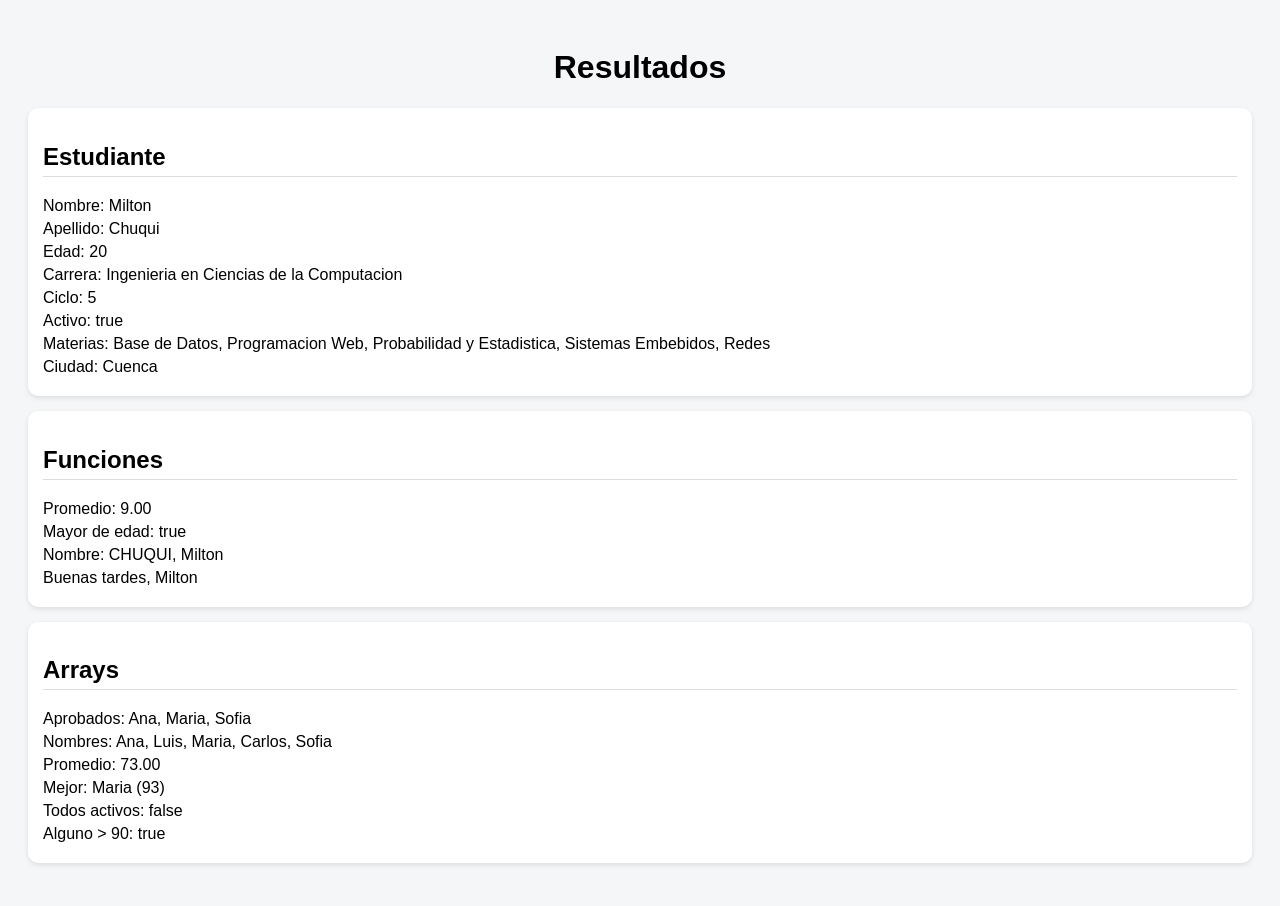
<file: 01-sintaxis/Index.html>
<!DOCTYPE html>
<html lang="es">
<head>
  <meta charset="UTF-8">
  <title>Resultados</title>
  <link rel="stylesheet" href="css/styles.css">
  <script src="js/app.js" defer></script>


</head>
<body>

  <h1>Resultados</h1>

  <!-- PASO 2 -->
  <section>
    <div class="card">
      <h2>Estudiante</h2>
      <p id="nombre"></p>
      <p id="apellido"></p>
      <p id="edad"></p>
      <p id="carrera"></p>
      <p id="ciclo"></p>
      <p id="activo"></p>
      <p id="materias"></p>
      <p id="ciudad"></p>
    </div>
  </section>

  <!-- PASO 3 -->
  <section>
    <div class="card">
      <h2>Funciones</h2>
      <p id="promedioNotas"></p>
      <p id="mayorEdad"></p>
      <p id="nombreFormateado"></p>
      <p id="saludo"></p>
    </div>
  </section>

  <!-- PASO 4 -->
  <section>
    <div class="card">
      <h2>Arrays</h2>
      <p id="aprobados"></p>
      <p id="nombres"></p>
      <p id="promedioGeneral"></p>
      <p id="mejor"></p>
      <p id="activos"></p>
      <p id="mayor90"></p>
    </div>
  </section>
</body>
</html>
</file>
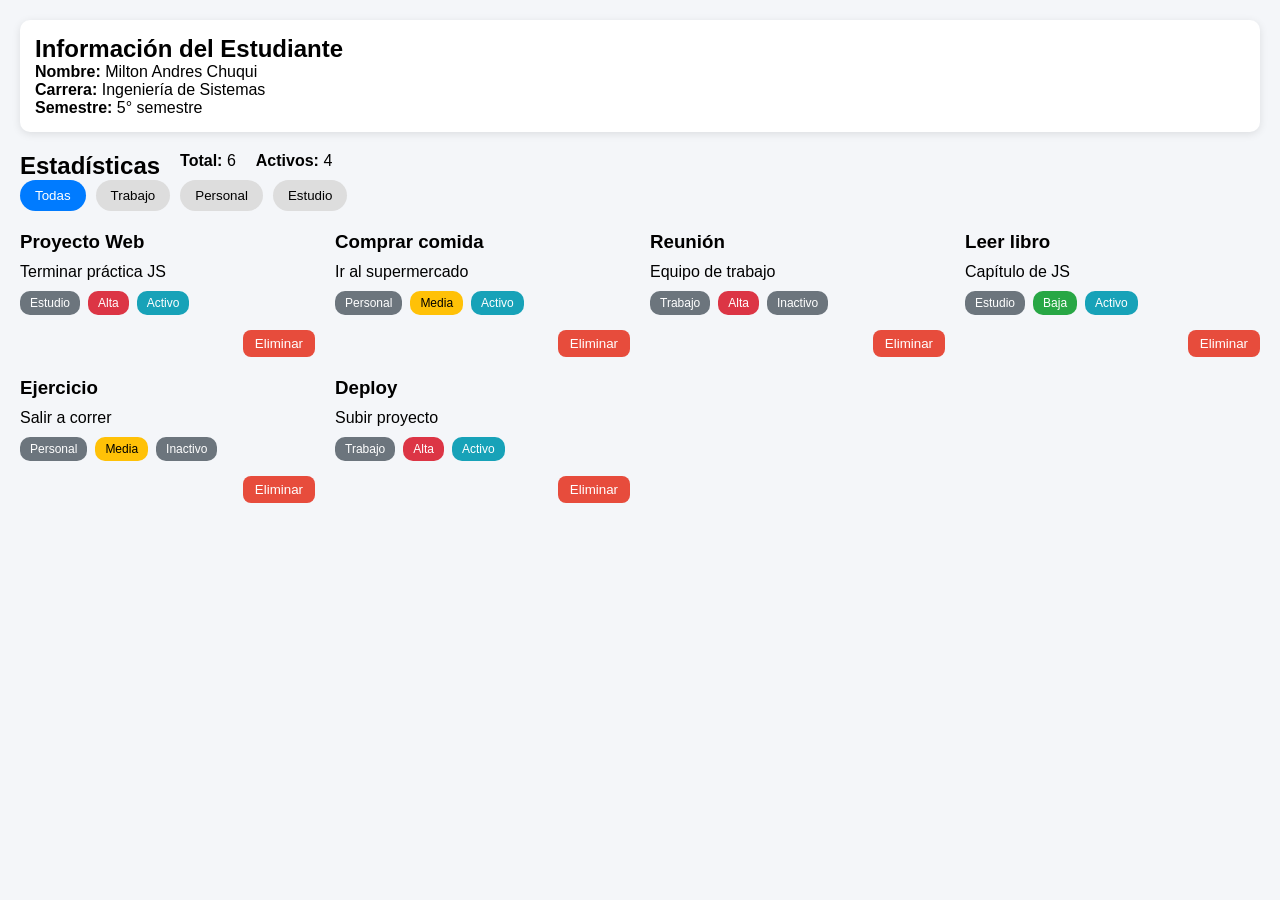
<file: 02-DOM/Index.html>
<!DOCTYPE html>
<html lang="en">
<head>
    <meta charset="UTF-8">
    <meta name="viewport" content="width=device-width, initial-scale=1.0">
    <title>Prectica 2</title>
    <!--Enlase css que esta en la carpeta css/styles.css-->
    <link rel="stylesheet" href="css/styles.css">
</head>
<body>
      <div id="app">

    <div class="info-estudiante">
      <h2>Información del Estudiante</h2>
      <p><strong>Nombre:</strong> <span id="estudiante-nombre"></span></p>
      <p><strong>Carrera:</strong> <span id="estudiante-carrera"></span></p>
      <p><strong>Semestre:</strong> <span id="estudiante-semestre"></span></p>
    </div>

    <div class="estadisticas">
      <h2>Estadísticas</h2>
      <p><strong>Total:</strong> <span id="total-elementos"></span></p>
      <p><strong>Activos:</strong> <span id="elementos-activos"></span></p>
    </div>

    <div class="filtros">
      <button class="btn-filtro btn-filtro-activo" data-categoria="todas">Todas</button>
      <button class="btn-filtro" data-categoria="Trabajo">Trabajo</button>
      <button class="btn-filtro" data-categoria="Personal">Personal</button>
      <button class="btn-filtro" data-categoria="Estudio">Estudio</button>
    </div>

    <div id="contenedor-lista">

      <!-- Las tarjetas se insertarán aquí -->
    </div>
    <script src = "js/app.js" defer></script>

  </div>
</body>
</html>
</file>
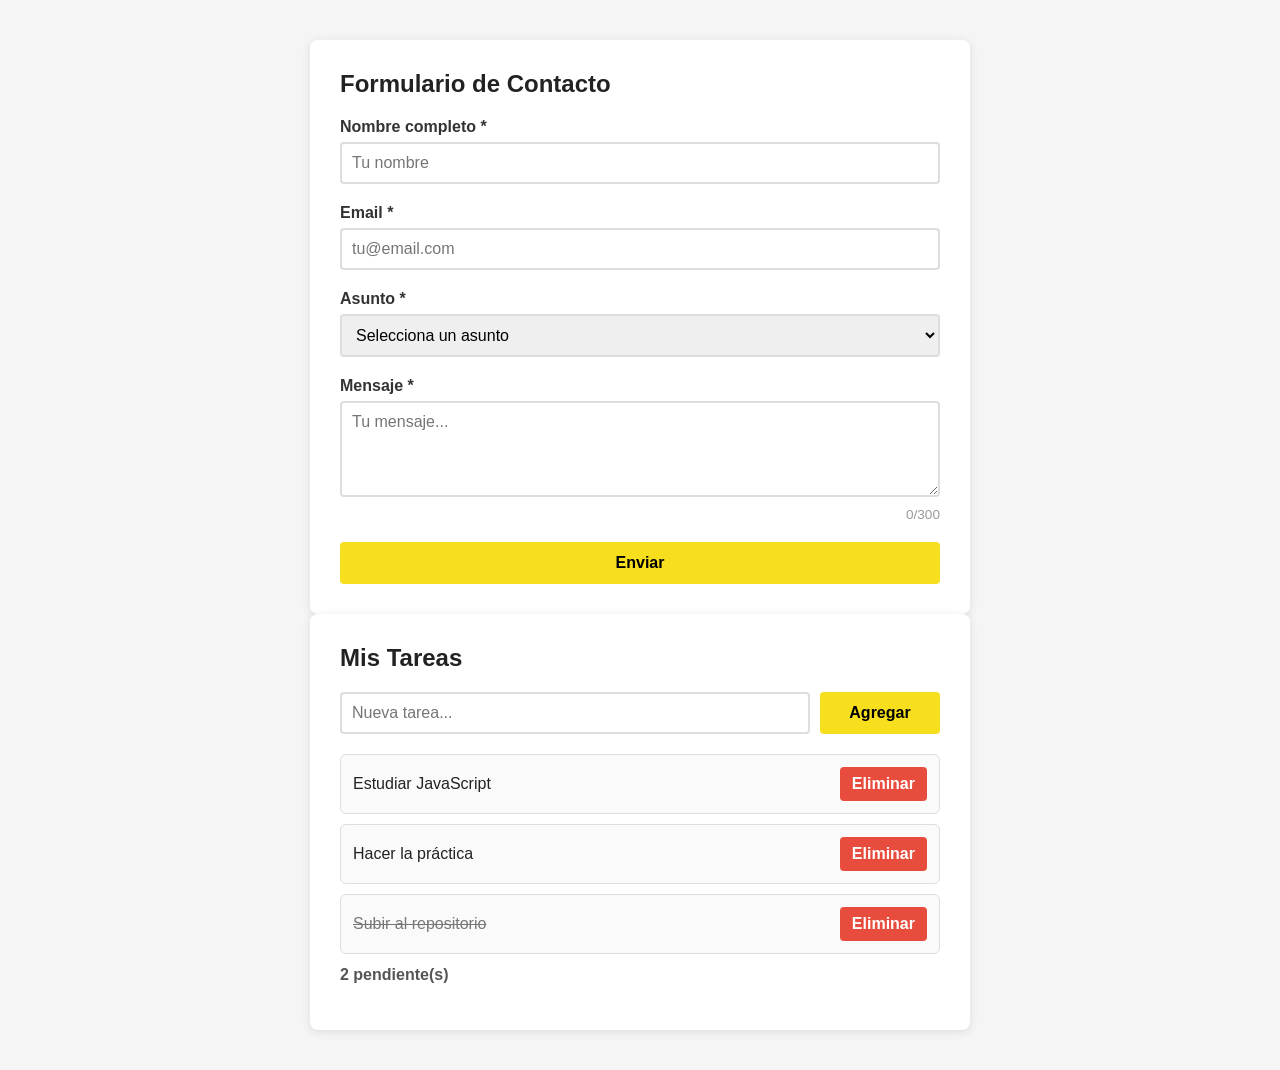
<file: 03-Eventos/index.html>
<!DOCTYPE html>
<html lang="en">
<head>
    <link rel="stylesheet" href="css/styles.css">
    <script src="js/app.js" defer></script>
    <meta charset="UTF-8">
    <meta name="viewport" content="width=device-width, initial-scale=1.0">
    <title>Práctica 3</title>
</head>
<body>
     <section class="container">
      <h1>Formulario de Contacto</h1>

      <form id="formulario" novalidate>
        <div class="form-group">
          <label for="nombre">Nombre completo *</label>
          <input type="text" id="nombre" placeholder="Tu nombre">
          <p class="error-msg" id="error-nombre">El nombre es obligatorio y debe tener al menos 3 caracteres</p>
        </div>

        <div class="form-group">
          <label for="email">Email *</label>
          <input type="email" id="email" placeholder="tu@email.com">
          <p class="error-msg" id="error-email">Ingresa un email válido</p>
        </div>

        <div class="form-group">
          <label for="asunto">Asunto *</label>
          <select id="asunto">
            <option value="">Selecciona un asunto</option>
            <option value="consulta">Consulta general</option>
            <option value="soporte">Soporte técnico</option>
            <option value="sugerencia">Sugerencia</option>
          </select>
          <p class="error-msg" id="error-asunto">Selecciona un asunto</p>
        </div>

        <div class="form-group">
          <label for="mensaje">Mensaje *</label>
          <textarea id="mensaje" rows="4" maxlength="300" placeholder="Tu mensaje..."></textarea>
          <p class="char-count"><span id="chars">0</span>/300</p>
          <p class="error-msg" id="error-mensaje">El mensaje debe tener al menos 10 caracteres</p>
        </div>

        <button type="submit">Enviar</button>
      </form>

      <div id="resultado"></div>
    </section>

    <!-- SECCIÓN 2: TAREAS -->
    <section class="container">
      <h2>Mis Tareas</h2>

      <div class="input-group">
        <input type="text" id="nueva-tarea" placeholder="Nueva tarea...">
        <button type="button" id="btn-agregar" data-action="agregar">Agregar</button>
      </div>

      <ul id="lista-tareas"></ul>
      <p id="contador-tareas">0 pendiente(s)</p>
    </section>
</body>
</html>
</file>
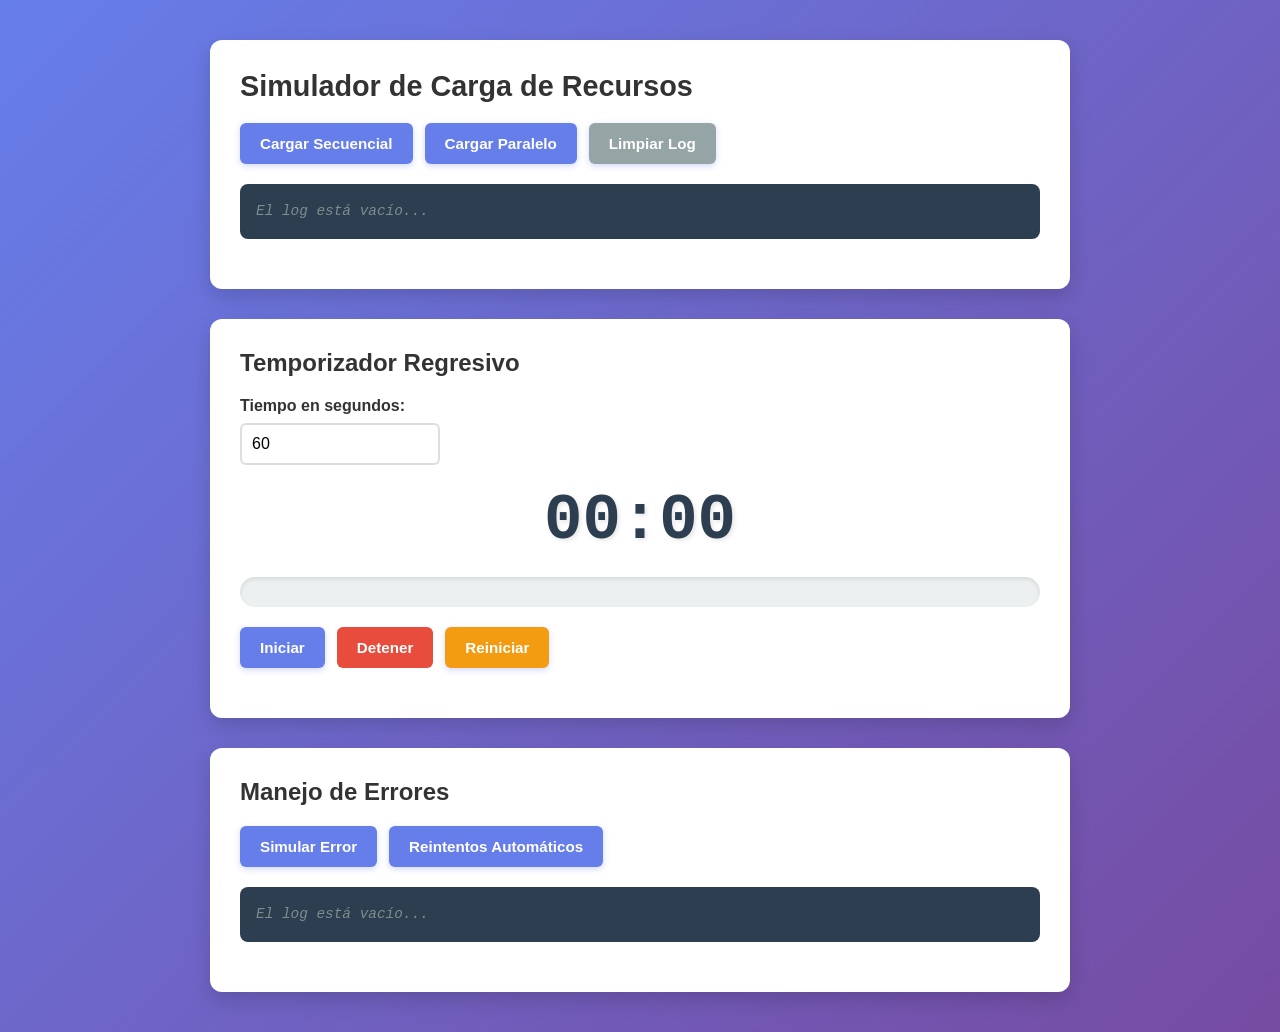
<file: 05-Asincronica/index.html>
<!DOCTYPE html>
<html lang="es">
<head>
  <meta charset="UTF-8">
  <meta name="viewport" content="width=device-width, initial-scale=1.0">
  <title>Práctica 5 - Asincronía</title>
  <link rel="stylesheet" href="css/styles.css">
</head>
<body>
  <main class="page">
    <!-- SECCIÓN 1: CARGA SECUENCIAL VS PARALELA -->
    <section class="container">
      <h1>Simulador de Carga de Recursos</h1>
      
      <div class="button-group">
        <button type="button" id="btn-secuencial">Cargar Secuencial</button>
        <button type="button" id="btn-paralelo">Cargar Paralelo</button>
        <button type="button" id="btn-limpiar">Limpiar Log</button>
      </div>

      <div id="log" class="log"></div>
      
      <div id="resultados" class="resultados"></div>
    </section>

    <!-- SECCIÓN 2: TEMPORIZADOR -->
    <section class="container">
      <h2>Temporizador Regresivo</h2>

      <div class="form-group">
        <label for="input-tiempo">Tiempo en segundos:</label>
        <input type="number" id="input-tiempo" value="60" min="1" max="600">
      </div>

      <div id="display" class="display">00:00</div>

      <div class="progress-container">
        <div id="barra-progreso" class="progress-bar"></div>
      </div>

      <div class="button-group">
        <button type="button" id="btn-iniciar">Iniciar</button>
        <button type="button" id="btn-detener">Detener</button>
        <button type="button" id="btn-reiniciar">Reiniciar</button>
      </div>
    </section>

    <!-- SECCIÓN 3: MANEJO DE ERRORES -->
    <section class="container">
      <h2>Manejo de Errores</h2>

      <div class="button-group">
        <button type="button" id="btn-error">Simular Error</button>
        <button type="button" id="btn-reintentos">Reintentos Automáticos</button>
      </div>

      <div id="log-errores" class="log"></div>
    </section>
  </main>

  <script defer src="js/app.js"></script>
</body>
</html>
</file>
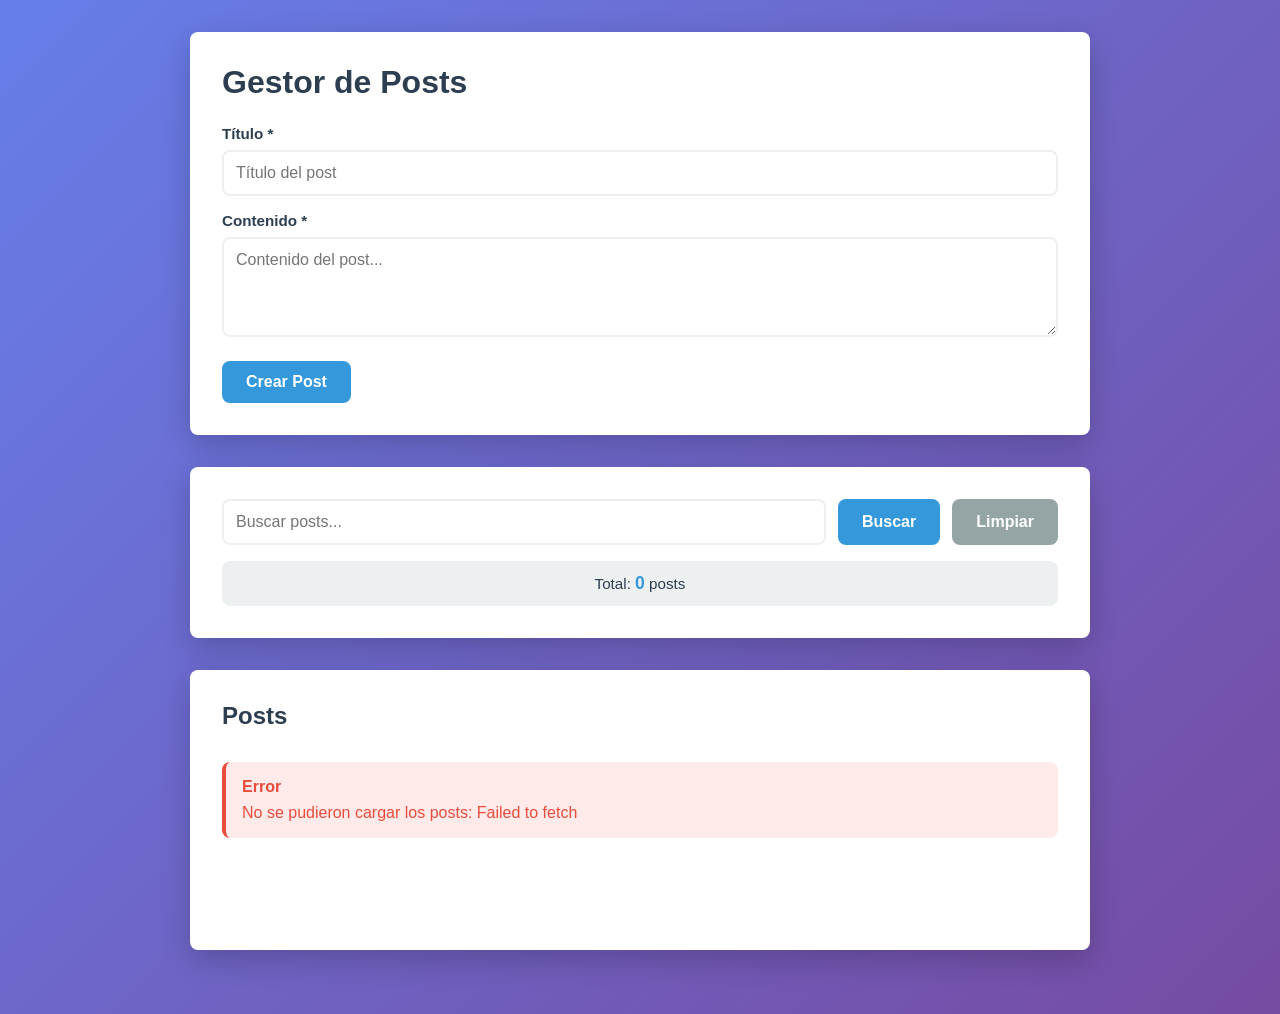
<file: 06-FechApi-Practica/index.html>
<!doctype html>
<html lang="es">
  <head>
    <meta charset="UTF-8" />
    <meta name="viewport" content="width=device-width, initial-scale=1.0" />
    <title>Práctica 6 - Fetch API</title>
    <link rel="stylesheet" href="css/styles.css" />
  </head>
  <body>
    <main class="page">
      <!-- SECCIÓN 1: FORMULARIO -->
      <section class="container">
        <h1>Gestor de Posts</h1>

        <form id="form-post" class="form-post">
          <input type="hidden" id="post-id" />
          
          <div class="form-group">
            <label for="titulo">Título *</label>
            <input
              type="text"
              id="titulo"
              placeholder="Título del post"
              required
            />
          </div>

          <div class="form-group">
            <label for="contenido">Contenido *</label>
            <textarea
              id="contenido"
              rows="4"
              placeholder="Contenido del post..."
              required
            ></textarea>
          </div>

          <div class="form-actions">
            <button type="submit" id="btn-submit">Crear Post</button>
            <button
              type="button"
              id="btn-cancelar"
              class="btn-secondary"
              style="display: none"
            >
              Cancelar
            </button>
          </div>
        </form>
      </section>

      <!-- SECCIÓN 2: FILTROS Y BÚSQUEDA -->
      <section class="container">
        <div class="search-bar">
          <input
            type="search"
            id="input-buscar"
            placeholder="Buscar posts..."
          />
          <button type="button" id="btn-buscar">Buscar</button>
          <button type="button" id="btn-limpiar" class="btn-secondary">
            Limpiar
          </button>
        </div>

        <div class="stats">
          <p id="contador">Total: <strong>0</strong> posts</p>
        </div>
      </section>

      <!-- SECCIÓN 3: LISTA DE POSTS -->
      <section class="container">
        <h2>Posts</h2>

        <div id="lista-posts" class="lista-posts">
          <!-- Los posts se renderizan aquí dinámicamente -->
        </div>

        <div id="mensaje-estado" class="mensaje-estado"></div>
      </section>
    </main>

    <script defer src="js/apiService.js"></script>
    <script defer src="js/components.js"></script>
    <script defer src="js/app.js"></script>
  </body>
</html>
</file>
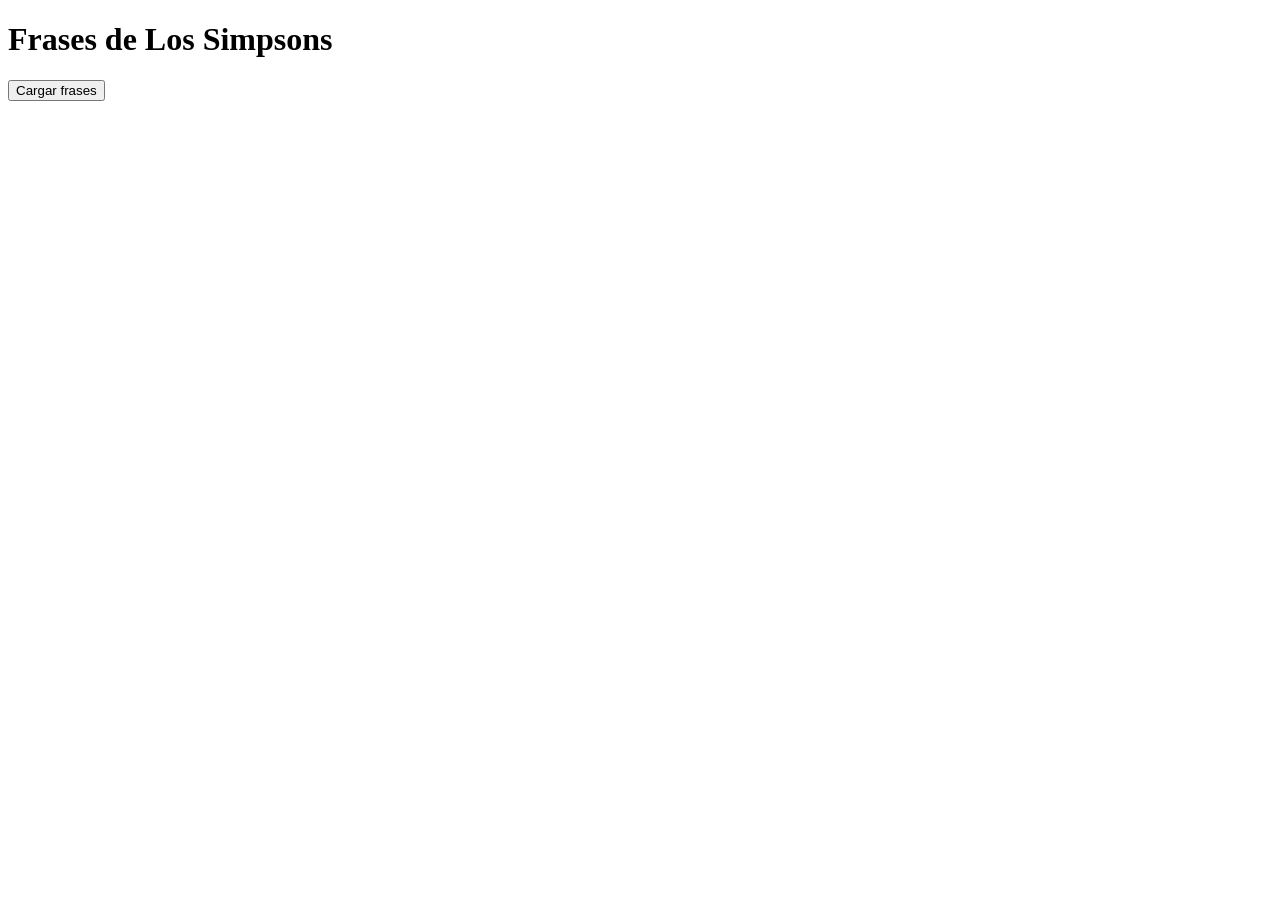
<file: 06-Fetch-Api/index.html>
<!DOCTYPE html>
<html lang="es">
<head>
  <meta charset="UTF-8">
  <title>Fetch Simpsons</title>
  <link rel="stylesheet" href="css/styles.css">
</head>
<body>

  <h1>Frases de Los Simpsons</h1>

  <button id="btn-cargar">Cargar frases</button>

  <div id="loading" class="loading oculto">Cargando...</div>

  <div id="contenedor"></div>

  <script src="js/app.js"></script>
</body>
</html>
</file>
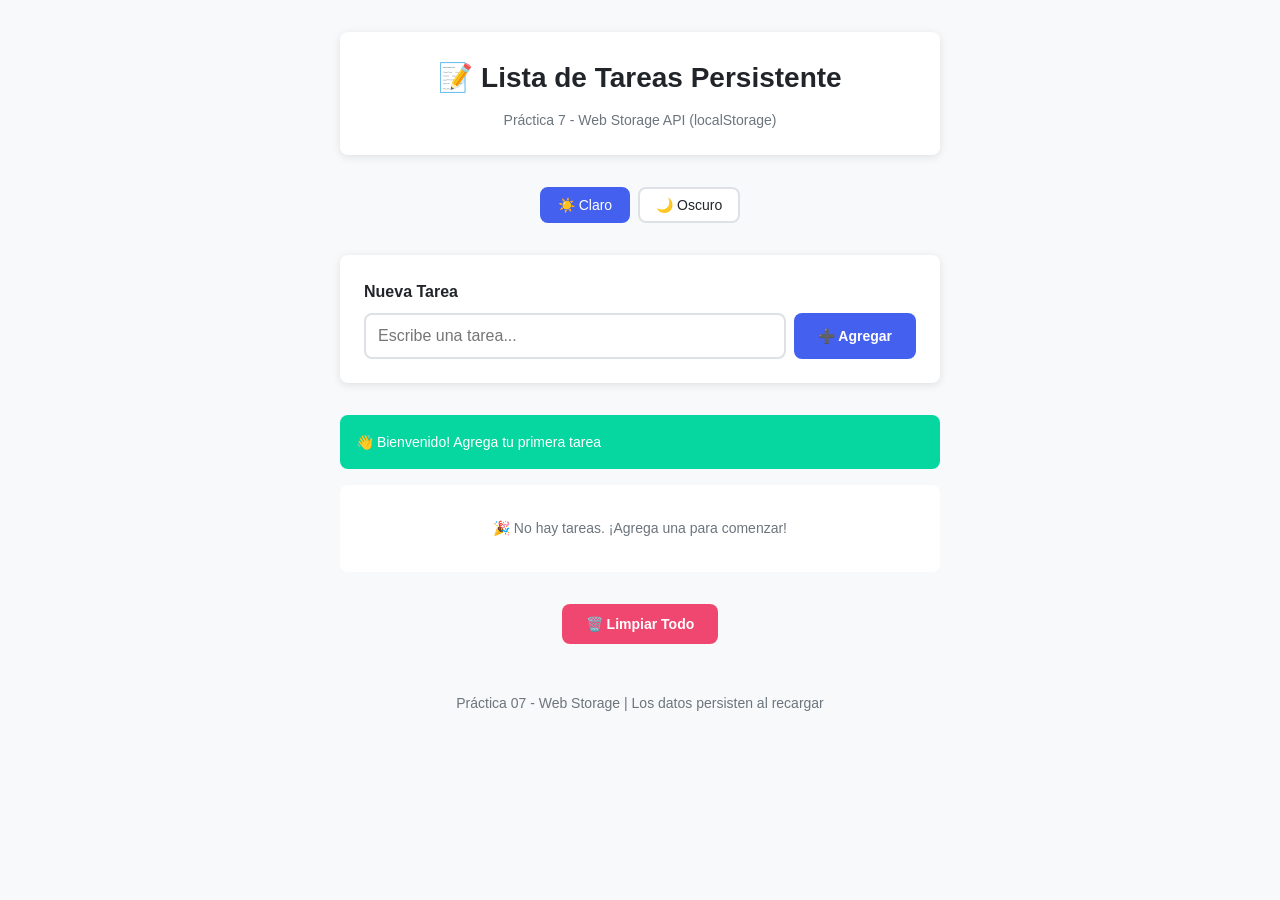
<file: 07-Storage-Practica/index.html>
<!doctype html>
<html lang="es">
  <head>
    <meta charset="UTF-8" />
    <meta name="viewport" content="width=device-width, initial-scale=1.0" />
    <title>Práctica 07 - Web Storage | Lista de Tareas</title>
    <link rel="stylesheet" href="css/styles.css" />
  </head>
  <body>
    <div class="container">
      <!-- Header -->
      <header class="header">
        <h1 class="header__title">📝 Lista de Tareas Persistente</h1>
        <p class="header__subtitle">
          Práctica 7 - Web Storage API (localStorage)
        </p>
      </header>

      <!-- Selector de tema simple -->
      <section class="theme-selector">
        <button class="theme-btn theme-btn--active" data-theme="claro">
          ☀️ Claro
        </button>
        <button class="theme-btn" data-theme="oscuro">🌙 Oscuro</button>
      </section>

      <!-- Formulario para crear tarea -->
      <section class="form-section">
        <form class="task-form" id="form-tarea">
          <div class="form-group">
            <label for="input-tarea" class="form-label">Nueva Tarea</label>
            <div class="form-input-group">
              <input
                type="text"
                id="input-tarea"
                class="form-input"
                placeholder="Escribe una tarea..."
                maxlength="100"
                required
                autocomplete="off"
              />
              <button type="submit" class="btn btn--primary">➕ Agregar</button>
            </div>
          </div>
        </form>
      </section>

      <!-- Mensaje de estado -->
      <div id="mensaje-estado" class="mensaje oculto"></div>

      <!-- Lista de tareas -->
      <section class="tasks-section">
        <ul class="tasks-list" id="lista-tareas">
          <!-- Las tareas se renderizan aquí -->
        </ul>
      </section>

      <!-- Botón limpiar todo -->
      <section class="actions">
        <button class="btn btn--danger" id="btn-limpiar">
          🗑️ Limpiar Todo
        </button>
      </section>

      <!-- Footer -->
      <footer class="footer">
        <p>Práctica 07 - Web Storage | Los datos persisten al recargar</p>
      </footer>
    </div>

    <!-- Scripts -->
    <script src="js/storage.js" defer></script>
    <script src="js/app.js" defer></script>
  </body>
</html>
</file>
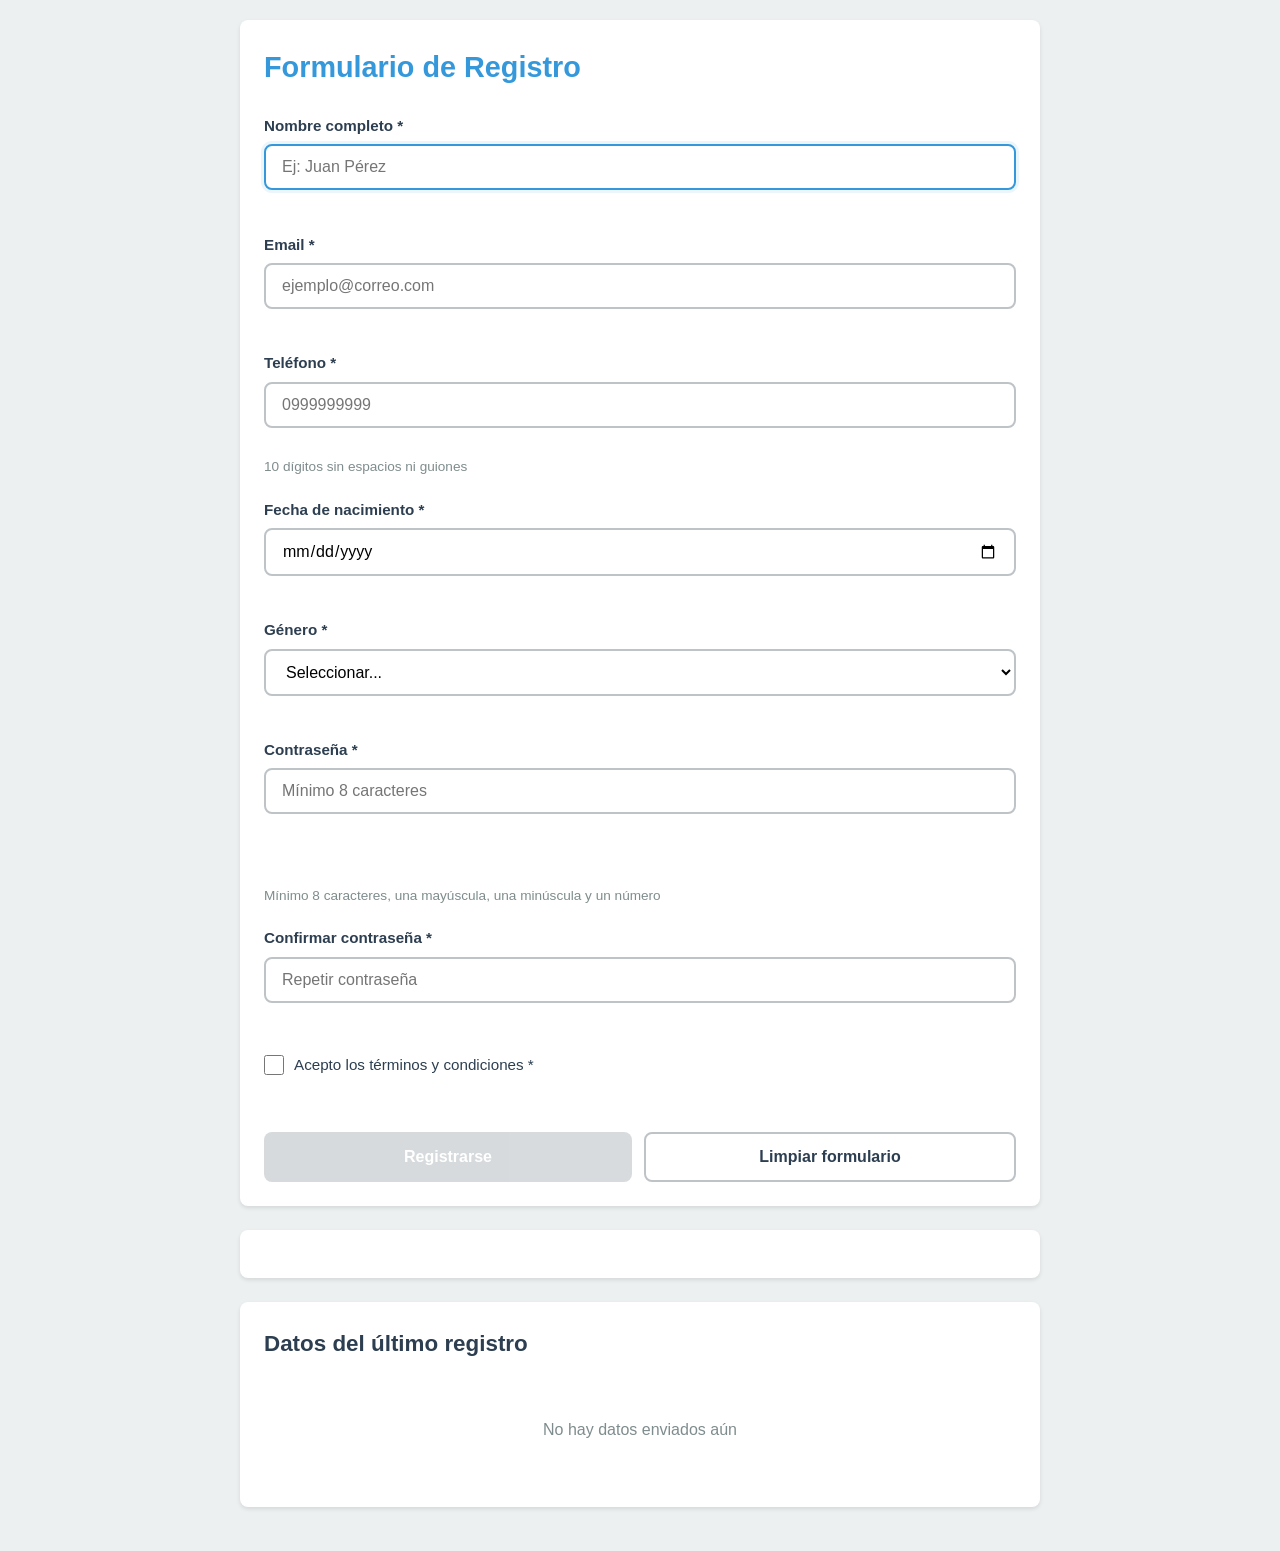
<file: 08-Formulario-Practica/index.html>
<!doctype html>
<html lang="es">
  <head>
    <meta charset="UTF-8" />
    <meta name="viewport" content="width=device-width, initial-scale=1.0" />
    <title>Práctica 8 - Formularios y Validación</title>
    <link rel="stylesheet" href="css/styles.css" />
  </head>
  <body>
    <main class="page">
      <!-- SECCIÓN 1: FORMULARIO DE REGISTRO -->
      <section class="container">
        <h1>Formulario de Registro</h1>

        <form id="form-registro" class="form-registro" novalidate>
          <div class="form-group">
            <label for="nombre">Nombre completo *</label>
            <input
              type="text"
              id="nombre"
              name="nombre"
              placeholder="Ej: Juan Pérez"
              required
              minlength="3"
              maxlength="50"
            />
            <div class="error-mensaje"></div>
          </div>

          <div class="form-group">
            <label for="email">Email *</label>
            <input
              type="email"
              id="email"
              name="email"
              placeholder="ejemplo@correo.com"
              required
            />
            <div class="error-mensaje"></div>
          </div>

          <div class="form-group">
            <label for="telefono">Teléfono *</label>
            <input
              type="tel"
              id="telefono"
              name="telefono"
              placeholder="0999999999"
              required
              pattern="[0-9]{10}"
            />
            <div class="error-mensaje"></div>
            <small class="help-text">10 dígitos sin espacios ni guiones</small>
          </div>

          <div class="form-group">
            <label for="fecha_nacimiento">Fecha de nacimiento *</label>
            <input
              type="date"
              id="fecha_nacimiento"
              name="fecha_nacimiento"
              required
            />
            <div class="error-mensaje"></div>
          </div>

          <div class="form-group">
            <label for="genero">Género *</label>
            <select id="genero" name="genero" required>
              <option value="">Seleccionar...</option>
              <option value="masculino">Masculino</option>
              <option value="femenino">Femenino</option>
              <option value="otro">Otro</option>
              <option value="prefiero_no_decir">Prefiero no decir</option>
            </select>
            <div class="error-mensaje"></div>
          </div>

          <div class="form-group">
            <label for="password">Contraseña *</label>
            <input
              type="password"
              id="password"
              name="password"
              placeholder="Mínimo 8 caracteres"
              required
              minlength="8"
            />
            <div class="password-strength" id="password-strength"></div>
            <div class="error-mensaje"></div>
            <small class="help-text"
              >Mínimo 8 caracteres, una mayúscula, una minúscula y un
              número</small
            >
          </div>

          <div class="form-group">
            <label for="confirmar_password">Confirmar contraseña *</label>
            <input
              type="password"
              id="confirmar_password"
              name="confirmar_password"
              placeholder="Repetir contraseña"
              required
            />
            <div class="error-mensaje"></div>
          </div>

          <div class="form-group form-group-checkbox">
            <label class="checkbox-label">
              <input type="checkbox" id="terminos" name="terminos" required />
              <span>Acepto los términos y condiciones *</span>
            </label>
            <div class="error-mensaje"></div>
          </div>

          <div class="form-actions">
            <button type="submit" id="btn-enviar" class="btn-submit">
              Registrarse
            </button>
            <button type="button" id="btn-limpiar" class="btn-secondary">
              Limpiar formulario
            </button>
          </div>
        </form>
      </section>

      <!-- SECCIÓN 2: MENSAJES DE ESTADO -->
      <section class="container">
        <div id="mensaje-estado" class="mensaje-estado oculto"></div>
      </section>

      <!-- SECCIÓN 3: DATOS ENVIADOS (solo para demostración) -->
      <section class="container">
        <h2>Datos del último registro</h2>
        <div id="resultado-registro" class="resultado-vacio">
          <p>No hay datos enviados aún</p>
        </div>
      </section>
    </main>

    <script defer src="js/validacion.js" defer></script>
    <script defer src="js/components.js" defer></script>
    <script defer src="js/app.js" defer></script>
  </body>
</html>
</file>
<file: 01-sintaxis/css/styles.css>
body {
      font-family: Arial;
      background: #f4f6f8;
      padding: 20px;
    }

    h1 {
      text-align: center;
    }

    .card {
      background: white;
      padding: 15px;
      margin: 15px 0;
      border-radius: 10px;
      box-shadow: 0 2px 5px rgba(0,0,0,0.1);
    }

    h2 {
      border-bottom: 1px solid #ddd;
      padding-bottom: 5px;
    }

    p {
      margin: 5px 0;
}
</file>
<file: 02-DOM/css/styles.css>
/* RESET BÁSICO */
* {
  margin: 0;
  padding: 0;
  box-sizing: border-box;
  font-family: Arial, sans-serif;
}

/* CONTENEDOR GENERAL */
body {
  background-color: #f4f6f9;
  padding: 20px;
}

/* INFO ESTUDIANTE */
.info-estudiante {
  background: #fff;
  padding: 15px;
  border-radius: 10px;
  margin-bottom: 20px;
  box-shadow: 0 2px 8px rgba(0,0,0,0.1);
}

/* FILTROS */
.filtros {
  margin-bottom: 20px;
  display: flex;
  gap: 10px;
  flex-wrap: wrap;
}

.btn-filtro {
  padding: 8px 15px;
  border: none;
  border-radius: 20px;
  background: #ddd;
  cursor: pointer;
  transition: 0.3s;
}

/* FILTRO ACTIVO */
.btn-filtro-activo {
  background: #007bff;
  color: #fff;
}

/* CONTENEDOR TARJETAS */
#contenedor-lista {
  display: grid;
  grid-template-columns: repeat(auto-fit, minmax(250px, 1fr));
  gap: 20px;
}
*/
/* TARJETAS */
.card {
  background: #fff;
  padding: 15px;
  border-radius: 15px;
  box-shadow: 0 3px 10px rgba(0,0,0,0.1);
  transition: 0.3s;
  display: flex;
  flex-direction: column;
  justify-content: space-between;
}

/* HOVER EFFECT */
.card:hover {
  transform: translateY(-5px);
  box-shadow: 0 5px 18px rgba(0,0,0,0.15);
}

/* TITULO */
.card h3 {
  margin-bottom: 10px;
}

/* BADGES */
.badges {
  margin-top: 10px;
  display: flex;
  flex-wrap: wrap;
  gap: 8px;
}

.badge {
  padding: 5px 10px;
  border-radius: 10px;
  font-size: 12px;
  color: #fff;
}

/* CATEGORIA */
.badge-categoria {
  background: #6c757d;
}

/* PRIORIDADES */
.prioridad-alta {
  background: #dc3545;
}

.prioridad-media {
  background: #ffc107;
  color: #000;
}

.prioridad-baja {
  background: #28a745;
}

/* ESTADOS */
.estado-activo {
  background: #17a2b8;
}

.estado-inactivo {
  background: #6c757d;
}

/* ACCIONES */
.card-actions {
  margin-top: 15px;
  display: flex;
  justify-content: flex-end;
}

/* BOTÓN ELIMINAR */
.btn-eliminar {
  padding: 6px 12px;
  border: none;
  border-radius: 8px;
  background: #e74c3c;
  color: #fff;
  cursor: pointer;
  transition: 0.3s;
}

.btn-eliminar:hover {
  background: #c0392b;
}

/* ESTADÍSTICAS */
.estadisticas {
  margin-top: 20px;
  display: flex;
  gap: 20px;
}

/* RESPONSIVE */
@media (max-width: 600px) {
  body {
    padding: 10px;
  }

  .card {
    padding: 10px;
  }

  .btn-filtro {
    flex: 1;
    text-align: center;
  }
}
</file>
<file: 03-Eventos/css/styles.css>
* {
    box-sizing: border-box;
}

body {
    font-family: Arial, sans-serif;
    max-width: 700px;
    margin: 40px auto;
    padding: 0 20px;
    background: #f5f5f5;
    color: #222;
}

.page {
    display: flex;
    flex-direction: column;
    gap: 24px;
}

.container {
    background: #ffffff;
    padding: 30px;
    border-radius: 8px;
    box-shadow: 0 2px 10px rgba(0, 0, 0, 0.1);
}

h1,
h2 {
    margin-top: 0;
    margin-bottom: 20px;
}

.form-group {
    margin-bottom: 20px;
}

label {
    display: block;
    margin-bottom: 6px;
    font-weight: bold;
    color: #333;
}

input,
select,
textarea,
button {
    font: inherit;
}

input,
select,
textarea {
    width: 100%;
    padding: 10px;
    border: 2px solid #ddd;
    border-radius: 4px;
    transition: border-color 0.2s ease, box-shadow 0.2s ease;
}

input:focus,
select:focus,
textarea:focus {
    border-color: #f7df1e;
    outline: none;
    box-shadow: 0 0 0 3px rgba(247, 223, 30, 0.2);
}

.error {
    border-color: #e74c3c !important;
}

.error-msg {
    display: none;
    margin-top: 6px;
    margin-bottom: 0;
    color: #e74c3c;
    font-size: 0.85rem;
}

.error-msg.visible {
    display: block;
}

.char-count {
    text-align: right;
    color: #999;
    font-size: 0.85rem;
    margin-top: 6px;
    margin-bottom: 0;
}

button {
    border: none;
    border-radius: 4px;
    padding: 12px 16px;
    background: #f7df1e;
    cursor: pointer;
    font-weight: bold;
    transition: background 0.2s ease, transform 0.2s ease;
}

button:hover {
    background: #e6cf1a;
}

button:active {
    transform: scale(0.98);
}

form button[type="submit"] {
    width: 100%;
}

#resultado {
    display: none;
    margin-top: 20px;
    padding: 15px;
    background: #e8f5e9;
    border-radius: 4px;
    border: 1px solid #c8e6c9;
}

#resultado.visible {
    display: block;
}

#resultado strong {
    display: block;
    margin-bottom: 10px;
}

#resultado p {
    margin: 6px 0;
}

.input-group {
    display: flex;
    gap: 10px;
    margin-bottom: 20px;
}

.input-group input {
    flex: 1;
}

#btn-agregar {
    min-width: 120px;
}

#lista-tareas {
    list-style: none;
    padding: 0;
    margin: 0;
}

.tarea-item {
    display: flex;
    align-items: center;
    justify-content: space-between;
    gap: 10px;
    padding: 12px;
    border: 1px solid #ddd;
    border-radius: 6px;
    background: #fafafa;
    margin-bottom: 10px;
}

.tarea-texto {
    flex: 1;
    cursor: pointer;
}

.tarea-item.completada .tarea-texto {
    text-decoration: line-through;
    color: #777;
}

.btn-eliminar {
    background: #e74c3c;
    color: #fff;
    padding: 8px 12px;
}

.btn-eliminar:hover {
    background: #cf3f31;
}

.estado-vacio {
    padding: 14px;
    border: 1px dashed #bbb;
    border-radius: 6px;
    text-align: center;
    color: #666;
    background: #fcfcfc;
}

#contador-tareas {
    margin-top: 12px;
    color: #555;
    font-weight: bold;
}

@media (max-width: 600px) {
    body {
        margin: 20px auto;
        padding: 0 12px;
    }

    .container {
        padding: 20px;
    }

    .input-group {
        flex-direction: column;
    }

    #btn-agregar {
        width: 100%;
    }

    .tarea-item {
        flex-direction: column;
        align-items: stretch;
    }

    .btn-eliminar {
        width: 100%;
    }
}
</file>
<file: 05-Asincronica/css/styles.css>
* {
    box-sizing: border-box;
}

body {
    font-family: 'Segoe UI', Tahoma, Geneva, Verdana, sans-serif;
    max-width: 900px;
    margin: 40px auto;
    padding: 0 20px;
    background: linear-gradient(135deg, #667eea 0%, #764ba2 100%);
    color: #222;
    min-height: 100vh;
}

.page {
    display: flex;
    flex-direction: column;
    gap: 30px;
}

.container {
    background: #ffffff;
    padding: 30px;
    border-radius: 12px;
    box-shadow: 0 8px 20px rgba(0, 0, 0, 0.15);
}

h1,
h2 {
    margin-top: 0;
    margin-bottom: 20px;
    color: #333;
}

h1 {
    font-size: 1.8rem;
}

h2 {
    font-size: 1.5rem;
}

/* Botones */
.button-group {
    display: flex;
    gap: 12px;
    margin-bottom: 20px;
    flex-wrap: wrap;
}

button {
    border: none;
    border-radius: 6px;
    padding: 12px 20px;
    background: #667eea;
    color: white;
    cursor: pointer;
    font-weight: 600;
    font-size: 0.95rem;
    transition: all 0.3s ease;
    box-shadow: 0 2px 6px rgba(102, 126, 234, 0.3);
}

button:hover {
    background: #5568d3;
    transform: translateY(-2px);
    box-shadow: 0 4px 12px rgba(102, 126, 234, 0.4);
}

button:active {
    transform: translateY(0);
}

button:disabled {
    background: #ccc;
    cursor: not-allowed;
    transform: none;
    box-shadow: none;
}

#btn-limpiar {
    background: #95a5a6;
}

#btn-limpiar:hover {
    background: #7f8c8d;
}

#btn-detener {
    background: #e74c3c;
}

#btn-detener:hover {
    background: #c0392b;
}

#btn-reiniciar {
    background: #f39c12;
}

#btn-reiniciar:hover {
    background: #d68910;
}

/* Log */
.log {
    background: #2c3e50;
    color: #ecf0f1;
    padding: 16px;
    border-radius: 8px;
    font-family: 'Courier New', monospace;
    font-size: 0.9rem;
    max-height: 300px;
    overflow-y: auto;
    margin-bottom: 20px;
    line-height: 1.6;
}

.log:empty::before {
    content: 'El log está vacío...';
    color: #7f8c8d;
    font-style: italic;
}

.log-item {
    padding: 6px 0;
    border-bottom: 1px solid rgba(255, 255, 255, 0.1);
}

.log-item:last-child {
    border-bottom: none;
}

.log-info {
    color: #3498db;
}

.log-success {
    color: #2ecc71;
}

.log-error {
    color: #e74c3c;
}

.log-warning {
    color: #f39c12;
}

/* Resultados */
.resultados {
    display: none;
    background: #ecf0f1;
    padding: 16px;
    border-radius: 8px;
    border-left: 4px solid #667eea;
}

.resultados.visible {
    display: block;
}

.resultados h3 {
    margin-top: 0;
    margin-bottom: 12px;
    color: #2c3e50;
}

.resultados p {
    margin: 8px 0;
    color: #34495e;
    font-weight: 500;
}

/* Formulario */
.form-group {
    margin-bottom: 20px;
}

label {
    display: block;
    margin-bottom: 8px;
    font-weight: 600;
    color: #333;
}

input[type="number"] {
    width: 100%;
    max-width: 200px;
    padding: 10px;
    border: 2px solid #ddd;
    border-radius: 6px;
    font-size: 1rem;
    transition: border-color 0.3s ease;
}

input[type="number"]:focus {
    border-color: #667eea;
    outline: none;
    box-shadow: 0 0 0 3px rgba(102, 126, 234, 0.1);
}

/* Display del temporizador */
.display {
    font-size: 4rem;
    font-weight: 700;
    text-align: center;
    color: #2c3e50;
    margin: 20px 0;
    font-family: 'Courier New', monospace;
    text-shadow: 2px 2px 4px rgba(0, 0, 0, 0.1);
}

.display.alerta {
    color: #e74c3c;
    animation: pulso 0.5s ease-in-out infinite;
}

@keyframes pulso {

    0%,
    100% {
        transform: scale(1);
    }

    50% {
        transform: scale(1.05);
    }
}

/* Barra de progreso */
.progress-container {
    width: 100%;
    height: 30px;
    background: #ecf0f1;
    border-radius: 15px;
    overflow: hidden;
    margin-bottom: 20px;
    box-shadow: inset 0 2px 4px rgba(0, 0, 0, 0.1);
}

.progress-bar {
    height: 100%;
    width: 0%;
    background: linear-gradient(90deg, #667eea 0%, #764ba2 100%);
    transition: width 0.3s ease, background 0.3s ease;
    border-radius: 15px;
    box-shadow: 0 2px 6px rgba(102, 126, 234, 0.4);
}

.progress-bar.alerta {
    background: linear-gradient(90deg, #e74c3c 0%, #c0392b 100%);
}

/* Scrollbar personalizada para el log */
.log::-webkit-scrollbar {
    width: 8px;
}

.log::-webkit-scrollbar-track {
    background: #34495e;
    border-radius: 4px;
}

.log::-webkit-scrollbar-thumb {
    background: #667eea;
    border-radius: 4px;
}

.log::-webkit-scrollbar-thumb:hover {
    background: #5568d3;
}

/* Responsive */
@media (max-width: 600px) {
    body {
        margin: 20px auto;
    }

    .container {
        padding: 20px;
    }

    h1 {
        font-size: 1.5rem;
    }

    h2 {
        font-size: 1.3rem;
    }

    .display {
        font-size: 3rem;
    }

    button {
        padding: 10px 16px;
        font-size: 0.9rem;
    }

    .button-group {
        gap: 8px;
    }
}
</file>
<file: 06-FechApi-Practica/css/styles.css>
/* ===========================
   RESET Y VARIABLES
=========================== */

* {
  margin: 0;
  padding: 0;
  box-sizing: border-box;
}

:root {
  --primary: #3498db;
  --primary-dark: #2980b9;
  --success: #2ecc71;
  --danger: #e74c3c;
  --warning: #f39c12;
  --dark: #2c3e50;
  --gray: #95a5a6;
  --light: #ecf0f1;
  --white: #ffffff;
  --shadow: rgba(0, 0, 0, 0.1);
  --shadow-md: rgba(0, 0, 0, 0.15);
  --shadow-lg: rgba(0, 0, 0, 0.2);
  --radius: 8px;
  --transition: all 0.3s ease;
}

body {
  font-family: "Segoe UI", Tahoma, Geneva, Verdana, sans-serif;
  background: linear-gradient(135deg, #667eea 0%, #764ba2 100%);
  min-height: 100vh;
  padding: 2rem 1rem;
  color: var(--dark);
}

.page {
  max-width: 900px;
  margin: 0 auto;
}

/* ===========================
   CONTENEDORES
=========================== */

.container {
  background: var(--white);
  border-radius: var(--radius);
  padding: 2rem;
  margin-bottom: 2rem;
  box-shadow: 0 10px 30px var(--shadow-lg);
}

h1 {
  color: var(--dark);
  margin-bottom: 1.5rem;
  font-size: 2rem;
}

h2 {
  color: var(--dark);
  margin-bottom: 1rem;
  font-size: 1.5rem;
}

/* ===========================
   FORMULARIO
=========================== */

.form-post {
  display: flex;
  flex-direction: column;
  gap: 1rem;
}

.form-group {
  display: flex;
  flex-direction: column;
  gap: 0.5rem;
}

.form-group label {
  font-weight: 600;
  color: var(--dark);
  font-size: 0.95rem;
}

.form-group input,
.form-group textarea {
  padding: 0.75rem;
  border: 2px solid var(--light);
  border-radius: var(--radius);
  font-size: 1rem;
  font-family: inherit;
  transition: var(--transition);
}

.form-group input:focus,
.form-group textarea:focus {
  outline: none;
  border-color: var(--primary);
  box-shadow: 0 0 0 3px rgba(52, 152, 219, 0.1);
}

.form-group textarea {
  resize: vertical;
  min-height: 100px;
}

.form-actions {
  display: flex;
  gap: 1rem;
  margin-top: 0.5rem;
}

button {
  padding: 0.75rem 1.5rem;
  border: none;
  border-radius: var(--radius);
  font-size: 1rem;
  font-weight: 600;
  cursor: pointer;
  transition: var(--transition);
  font-family: inherit;
}

button[type="submit"],
button:not(.btn-secondary):not(.btn-danger):not(.btn-editar):not(
    .btn-eliminar
  ) {
  background: var(--primary);
  color: var(--white);
}

button[type="submit"]:hover {
  background: var(--primary-dark);
  transform: translateY(-2px);
  box-shadow: 0 4px 12px var(--shadow-md);
}

button[type="submit"]:active {
  transform: translateY(0);
}

button:disabled {
  opacity: 0.6;
  cursor: not-allowed;
  transform: none !important;
}

.btn-secondary {
  background: var(--gray);
  color: var(--white);
}

.btn-secondary:hover {
  background: #7f8c8d;
}

/* ===========================
   BÚSQUEDA Y FILTROS
=========================== */

.search-bar {
  display: flex;
  gap: 0.75rem;
  margin-bottom: 1rem;
}

.search-bar input {
  flex: 1;
  padding: 0.75rem;
  border: 2px solid var(--light);
  border-radius: var(--radius);
  font-size: 1rem;
}

.search-bar input:focus {
  outline: none;
  border-color: var(--primary);
  box-shadow: 0 0 0 3px rgba(52, 152, 219, 0.1);
}

.stats {
  padding: 0.75rem;
  background: var(--light);
  border-radius: var(--radius);
  text-align: center;
}

.stats p {
  margin: 0;
  color: var(--dark);
  font-size: 0.95rem;
}

.stats strong {
  color: var(--primary);
  font-size: 1.1rem;
}

/* ===========================
   LISTA DE POSTS
=========================== */

.lista-posts {
  display: grid;
  gap: 1.5rem;
}

.post-card {
  background: var(--white);
  border: 2px solid var(--light);
  border-radius: var(--radius);
  padding: 1.5rem;
  transition: var(--transition);
}

.post-card:hover {
  border-color: var(--primary);
  box-shadow: 0 4px 12px var(--shadow-md);
  transform: translateY(-2px);
}

.post-card-header {
  display: flex;
  justify-content: space-between;
  align-items: start;
  margin-bottom: 1rem;
  gap: 1rem;
}

.post-card-title {
  font-size: 1.25rem;
  color: var(--dark);
  font-weight: 600;
  margin: 0;
  flex: 1;
}

.post-card-id {
  background: var(--primary);
  color: var(--white);
  padding: 0.25rem 0.75rem;
  border-radius: 20px;
  font-size: 0.85rem;
  font-weight: 600;
}

.post-card-body {
  color: #555;
  line-height: 1.6;
  margin-bottom: 1rem;
}

.post-card-footer {
  display: flex;
  gap: 0.75rem;
  padding-top: 1rem;
  border-top: 1px solid var(--light);
}

.btn-editar {
  background: var(--warning);
  color: var(--white);
  padding: 0.5rem 1rem;
  font-size: 0.9rem;
}

.btn-editar:hover {
  background: #e67e22;
  transform: translateY(-2px);
}

.btn-eliminar {
  background: var(--danger);
  color: var(--white);
  padding: 0.5rem 1rem;
  font-size: 0.9rem;
}

.btn-eliminar:hover {
  background: #c0392b;
  transform: translateY(-2px);
}

/* ===========================
   ESTADOS Y MENSAJES
=========================== */

.mensaje-estado {
  text-align: center;
  padding: 2rem;
  font-size: 1.1rem;
}

.mensaje-estado.oculto {
  display: none;
}

/* Spinner de carga */
.spinner {
  display: inline-block;
  width: 50px;
  height: 50px;
  border: 5px solid var(--light);
  border-top-color: var(--primary);
  border-radius: 50%;
  animation: spin 1s linear infinite;
  margin: 2rem auto;
}

@keyframes spin {
  to {
    transform: rotate(360deg);
  }
}

.loading {
  text-align: center;
  padding: 3rem;
  color: var(--gray);
}

.loading .spinner {
  display: block;
  margin: 0 auto 1rem;
}

/* Mensajes de error */
.error {
  background: #ffeaea;
  color: var(--danger);
  padding: 1rem;
  border-radius: var(--radius);
  border-left: 4px solid var(--danger);
  margin: 1rem 0;
}

.error strong {
  display: block;
  margin-bottom: 0.5rem;
}

/* Mensajes de éxito */
.success {
  background: #eafff0;
  color: var(--success);
  padding: 1rem;
  border-radius: var(--radius);
  border-left: 4px solid var(--success);
  margin: 1rem 0;
}

/* Estado vacío */
.estado-vacio {
  text-align: center;
  padding: 3rem;
  color: var(--gray);
  font-size: 1.1rem;
}

/* ===========================
   ANIMACIONES
=========================== */

.fade-in {
  animation: fadeIn 0.3s ease-in;
}

@keyframes fadeIn {
  from {
    opacity: 0;
    transform: translateY(10px);
  }

  to {
    opacity: 1;
    transform: translateY(0);
  }
}

/* ===========================
   RESPONSIVE
=========================== */

@media (max-width: 768px) {
  body {
    padding: 1rem 0.5rem;
  }

  .container {
    padding: 1.5rem;
    margin-bottom: 1.5rem;
  }

  h1 {
    font-size: 1.5rem;
  }

  .search-bar {
    flex-direction: column;
  }

  .form-actions {
    flex-direction: column;
  }

  .post-card-footer {
    flex-direction: column;
  }

  button {
    width: 100%;
  }
}
</file>
<file: 06-Fetch-Api/css/styles.css>
.loading {
    font-weight: bold;
    color: blue;
    margin: 10px 0;
}

.oculto {
    display: none;
}

.card {
    display: flex;
    align-items: flex-start;
    gap: 16px;
    border: 1px solid #ccc;
    padding: 12px;
    margin: 12px 0;
    border-radius: 8px;
}

.card-imagen img {
    width: 100px;
    height: 100px;
    object-fit: cover;
    display: block;
    border-radius: 6px;
}

.card-contenido {
    display: flex;
    flex-direction: column;
    gap: 8px;
}

.card-contenido h3 {
    margin: 0;
}

.card-contenido p {
    margin: 0;
}
</file>
<file: 07-Storage-Practica/css/styles.css>
/* =========================
   VARIABLES CSS - TEMA CLARO (Default)
========================= */

:root {
  --bg-primary: #f8f9fa;
  --bg-secondary: #ffffff;
  --text-primary: #212529;
  --text-secondary: #6c757d;
  --color-primary: #4361ee;
  --color-primary-hover: #3651d4;
  --color-success: #06d6a0;
  --color-danger: #ef476f;
  --card-bg: #ffffff;
  --border-color: #dee2e6;
  --shadow: rgba(0, 0, 0, 0.1);
}

/* =========================
   RESET Y BASE
========================= */

* {
  box-sizing: border-box;
  margin: 0;
  padding: 0;
}

body {
  font-family:
    -apple-system, BlinkMacSystemFont, "Segoe UI", Roboto, sans-serif;
  line-height: 1.6;
  color: var(--text-primary);
  background: var(--bg-primary);
  min-height: 100vh;
  padding: 2rem 1rem;
}

/* =========================
   CONTENEDOR
========================= */

.container {
  max-width: 600px;
  margin: 0 auto;
}

/* =========================
   HEADER
========================= */

.header {
  text-align: center;
  margin-bottom: 2rem;
  padding: 1.5rem;
  background: var(--card-bg);
  border-radius: 8px;
  box-shadow: 0 2px 8px var(--shadow);
}

.header__title {
  font-size: 1.75rem;
  margin-bottom: 0.5rem;
}

.header__subtitle {
  font-size: 0.875rem;
  color: var(--text-secondary);
}

/* =========================
   SELECTOR DE TEMA
========================= */

.theme-selector {
  display: flex;
  gap: 0.5rem;
  justify-content: center;
  margin-bottom: 2rem;
}

.theme-btn {
  padding: 0.5rem 1rem;
  border: 2px solid var(--border-color);
  background: var(--card-bg);
  color: var(--text-primary);
  border-radius: 8px;
  cursor: pointer;
  font-size: 0.875rem;
  transition: all 0.3s ease;
}

.theme-btn:hover {
  border-color: var(--color-primary);
  background: var(--color-primary);
  color: white;
}

.theme-btn--active {
  border-color: var(--color-primary);
  background: var(--color-primary);
  color: white;
}

/* =========================
   FORMULARIO
========================= */

.form-section {
  margin-bottom: 2rem;
}

.task-form {
  background: var(--card-bg);
  padding: 1.5rem;
  border-radius: 8px;
  box-shadow: 0 2px 8px var(--shadow);
}

.form-group {
  display: flex;
  flex-direction: column;
  gap: 0.5rem;
}

.form-label {
  font-weight: 600;
  color: var(--text-primary);
}

.form-input-group {
  display: flex;
  gap: 0.5rem;
}

.form-input {
  flex: 1;
  padding: 0.75rem;
  border: 2px solid var(--border-color);
  border-radius: 8px;
  font-size: 1rem;
  transition: border-color 0.3s ease;
}

.form-input:focus {
  outline: none;
  border-color: var(--color-primary);
}

/* =========================
   BOTONES
========================= */

.btn {
  padding: 0.75rem 1.5rem;
  border: none;
  border-radius: 8px;
  font-size: 0.875rem;
  font-weight: 600;
  cursor: pointer;
  transition: all 0.3s ease;
}

.btn--primary {
  background: var(--color-primary);
  color: white;
}

.btn--primary:hover {
  background: var(--color-primary-hover);
}

.btn--danger {
  background: var(--color-danger);
  color: white;
}

.btn--danger:hover {
  opacity: 0.9;
}

.btn--small {
  padding: 0.25rem 0.75rem;
  font-size: 0.75rem;
}

/* =========================
   MENSAJES
========================= */

.mensaje {
  margin-bottom: 1rem;
  padding: 1rem;
  border-radius: 8px;
  font-size: 0.875rem;
}

.mensaje--success {
  background: var(--color-success);
  color: white;
}

.mensaje--error {
  background: var(--color-danger);
  color: white;
}

.oculto {
  display: none;
}

/* =========================
   LISTA DE TAREAS
========================= */

.tasks-section {
  margin-bottom: 2rem;
}

.tasks-list {
  list-style: none;
  display: flex;
  flex-direction: column;
  gap: 0.75rem;
}

.task-item {
  display: flex;
  align-items: center;
  gap: 0.75rem;
  padding: 1rem;
  background: var(--card-bg);
  border-radius: 8px;
  box-shadow: 0 2px 4px var(--shadow);
  transition: transform 0.2s ease;
}

.task-item:hover {
  transform: translateX(4px);
}

.task-item--completed {
  opacity: 0.6;
}

.task-item--completed .task-item__text {
  text-decoration: line-through;
}

.task-item__checkbox {
  width: 20px;
  height: 20px;
  cursor: pointer;
}

.task-item__text {
  flex: 1;
  color: var(--text-primary);
}

.task-item__actions {
  display: flex;
  gap: 0.5rem;
}

/* =========================
   ACCIONES
========================= */

.actions {
  text-align: center;
  margin-bottom: 2rem;
}

/* =========================
   FOOTER
========================= */

.footer {
  text-align: center;
  padding: 1rem;
  color: var(--text-secondary);
  font-size: 0.875rem;
}

/* =========================
   ESTADO VACÍO
========================= */

.empty-state {
  text-align: center;
  padding: 2rem;
  background: var(--card-bg);
  border-radius: 8px;
  color: var(--text-secondary);
  font-size: 0.875rem;
}

/* =========================
   RESPONSIVE
========================= */

@media (max-width: 600px) {
  body {
    padding: 1rem 0.5rem;
  }

  .form-input-group {
    flex-direction: column;
  }

  .theme-selector {
    flex-direction: column;
  }
}

/* =========================
   TEMA OSCURO
========================= */

body.tema-oscuro {
  --bg-primary: #0f172a;
  --bg-secondary: #111827;
  --text-primary: #e2e8f0;
  --text-secondary: #94a3b8;
  --color-primary: #6366f1;
  --color-primary-hover: #4f46e5;
  --color-success: #22c55e;
  --color-danger: #ef4444;
  --card-bg: #1e293b;
  --border-color: #334155;
  --shadow: rgba(0, 0, 0, 0.4);
}

body {
  transition:
    background 0.3s,
    color 0.3s;
}
</file>
<file: 08-Formulario-Practica/css/styles.css>
/* =========================
   VARIABLES Y RESET
========================= */

:root {
  --color-primary: #3498db;
  --color-primary-dark: #2980b9;
  --color-success: #2ecc71;
  --color-error: #e74c3c;
  --color-warning: #f39c12;
  --color-text: #2c3e50;
  --color-text-light: #7f8c8d;
  --color-border: #bdc3c7;
  --color-bg: #ecf0f1;
  --color-bg-light: #ffffff;

  --shadow-sm: 0 2px 4px rgba(0, 0, 0, 0.1);
  --shadow-md: 0 4px 8px rgba(0, 0, 0, 0.15);
  --shadow-lg: 0 8px 16px rgba(0, 0, 0, 0.2);

  --border-radius: 8px;
  --transition: all 0.3s ease;
}

* {
  margin: 0;
  padding: 0;
  box-sizing: border-box;
}

body {
  font-family:
    -apple-system, BlinkMacSystemFont, "Segoe UI", Roboto, Oxygen, Ubuntu,
    sans-serif;
  line-height: 1.6;
  color: var(--color-text);
  background-color: var(--color-bg);
  padding: 20px;
}

/* =========================
   LAYOUT
========================= */

.page {
  max-width: 800px;
  margin: 0 auto;
}

.container {
  background: var(--color-bg-light);
  border-radius: var(--border-radius);
  padding: 24px;
  margin-bottom: 24px;
  box-shadow: var(--shadow-sm);
}

.container h1 {
  color: var(--color-primary);
  margin-bottom: 24px;
  font-size: 1.8rem;
}

.container h2 {
  color: var(--color-text);
  margin-bottom: 16px;
  font-size: 1.4rem;
}

/* =========================
   FORMULARIO
========================= */

.form-registro {
  display: flex;
  flex-direction: column;
  gap: 20px;
}

.form-group {
  display: flex;
  flex-direction: column;
  gap: 6px;
}

.form-group label {
  font-weight: 600;
  color: var(--color-text);
  font-size: 0.95rem;
}

.form-group input,
.form-group select,
.form-group textarea {
  padding: 12px 16px;
  border: 2px solid var(--color-border);
  border-radius: var(--border-radius);
  font-size: 1rem;
  font-family: inherit;
  transition: var(--transition);
  background-color: var(--color-bg-light);
}

.form-group input:focus,
.form-group select:focus,
.form-group textarea:focus {
  outline: none;
  border-color: var(--color-primary);
  box-shadow: 0 0 0 3px rgba(52, 152, 219, 0.1);
}

/* Estados de validación */
.campo--error {
  border-color: var(--color-error) !important;
  background-color: #ffeaea;
}

.campo--valido {
  border-color: var(--color-success) !important;
}

/* Mensajes de error */
.error-mensaje {
  color: var(--color-error);
  font-size: 0.85rem;
  min-height: 1.2em;
  font-weight: 500;
}

.help-text {
  color: var(--color-text-light);
  font-size: 0.85rem;
}

/* Checkbox personalizado */
.form-group-checkbox {
  margin-top: 8px;
}

.checkbox-label {
  display: flex;
  align-items: center;
  gap: 10px;
  cursor: pointer;
  user-select: none;
}

.checkbox-label input[type="checkbox"] {
  width: 20px;
  height: 20px;
  cursor: pointer;
  accent-color: var(--color-primary);
}

.checkbox-label span {
  font-weight: normal;
}

/* Indicador de fuerza de contraseña */
.password-strength {
  padding: 8px 12px;
  border-radius: 4px;
  font-size: 0.9rem;
  font-weight: 600;
  text-align: center;
  margin-top: 4px;
  min-height: 32px;
  display: flex;
  align-items: center;
  justify-content: center;
}

.password-strength.muy-debil {
  background-color: #fee;
  color: #e74c3c;
}

.password-strength.debil {
  background-color: #ffe8d6;
  color: #e67e22;
}

.password-strength.media {
  background-color: #fff9e6;
  color: #f39c12;
}

.password-strength.fuerte {
  background-color: #e8f8f0;
  color: #27ae60;
}

.password-strength.muy-fuerte {
  background-color: #d4edda;
  color: #155724;
}

/* =========================
   BOTONES
========================= */

.form-actions {
  display: flex;
  gap: 12px;
  margin-top: 12px;
  flex-wrap: wrap;
}

.btn-submit,
.btn-secondary {
  padding: 14px 28px;
  border: none;
  border-radius: var(--border-radius);
  font-size: 1rem;
  font-weight: 600;
  cursor: pointer;
  transition: var(--transition);
  flex: 1;
  min-width: 150px;
}

.btn-submit {
  background-color: var(--color-primary);
  color: white;
}

.btn-submit:hover:not(:disabled) {
  background-color: var(--color-primary-dark);
  transform: translateY(-2px);
  box-shadow: var(--shadow-md);
}

.btn-submit:disabled {
  background-color: var(--color-border);
  cursor: not-allowed;
  opacity: 0.6;
}

.btn-secondary {
  background-color: transparent;
  color: var(--color-text);
  border: 2px solid var(--color-border);
}

.btn-secondary:hover {
  background-color: var(--color-bg);
  border-color: var(--color-text);
}

/* =========================
   MENSAJES DE ESTADO
========================= */

.mensaje-estado {
  padding: 16px 20px;
  border-radius: var(--border-radius);
  font-weight: 500;
  margin-bottom: 16px;
  animation: slideDown 0.3s ease;
}

.mensaje-estado.oculto {
  display: none;
}

.mensaje-exito {
  background-color: #d4edda;
  color: #155724;
  border-left: 4px solid var(--color-success);
}

.mensaje-error {
  background-color: #f8d7da;
  color: #721c24;
  border-left: 4px solid var(--color-error);
}

.mensaje-estado strong {
  display: block;
  margin-bottom: 4px;
  font-size: 1.1rem;
}

/* =========================
   RESULTADO DEL REGISTRO
========================= */

.resultado-vacio {
  text-align: center;
  padding: 40px 20px;
  color: var(--color-text-light);
}

.resultado-card {
  background: var(--color-bg);
  border-radius: var(--border-radius);
  padding: 20px;
  animation: fadeIn 0.5s ease;
}

.resultado-card h3 {
  color: var(--color-primary);
  margin-bottom: 16px;
  padding-bottom: 12px;
  border-bottom: 2px solid var(--color-border);
}

.resultado-item {
  display: flex;
  padding: 12px 0;
  border-bottom: 1px solid var(--color-border);
}

.resultado-item:last-child {
  border-bottom: none;
}

.resultado-item strong {
  min-width: 200px;
  color: var(--color-text);
}

.resultado-item span {
  color: var(--color-text-light);
  word-break: break-word;
}

/* =========================
   ANIMACIONES
========================= */

@keyframes slideDown {
  from {
    opacity: 0;
    transform: translateY(-20px);
  }

  to {
    opacity: 1;
    transform: translateY(0);
  }
}

@keyframes fadeIn {
  from {
    opacity: 0;
    transform: scale(0.95);
  }

  to {
    opacity: 1;
    transform: scale(1);
  }
}

/* =========================
   RESPONSIVE
========================= */

@media (max-width: 640px) {
  .page {
    padding: 0;
  }

  .container {
    border-radius: 0;
    margin-bottom: 16px;
  }

  .form-actions {
    flex-direction: column;
  }

  .btn-submit,
  .btn-secondary {
    width: 100%;
    min-width: unset;
  }

  .resultado-item {
    flex-direction: column;
    gap: 4px;
  }

  .resultado-item strong {
    min-width: unset;
  }
}
</file>
